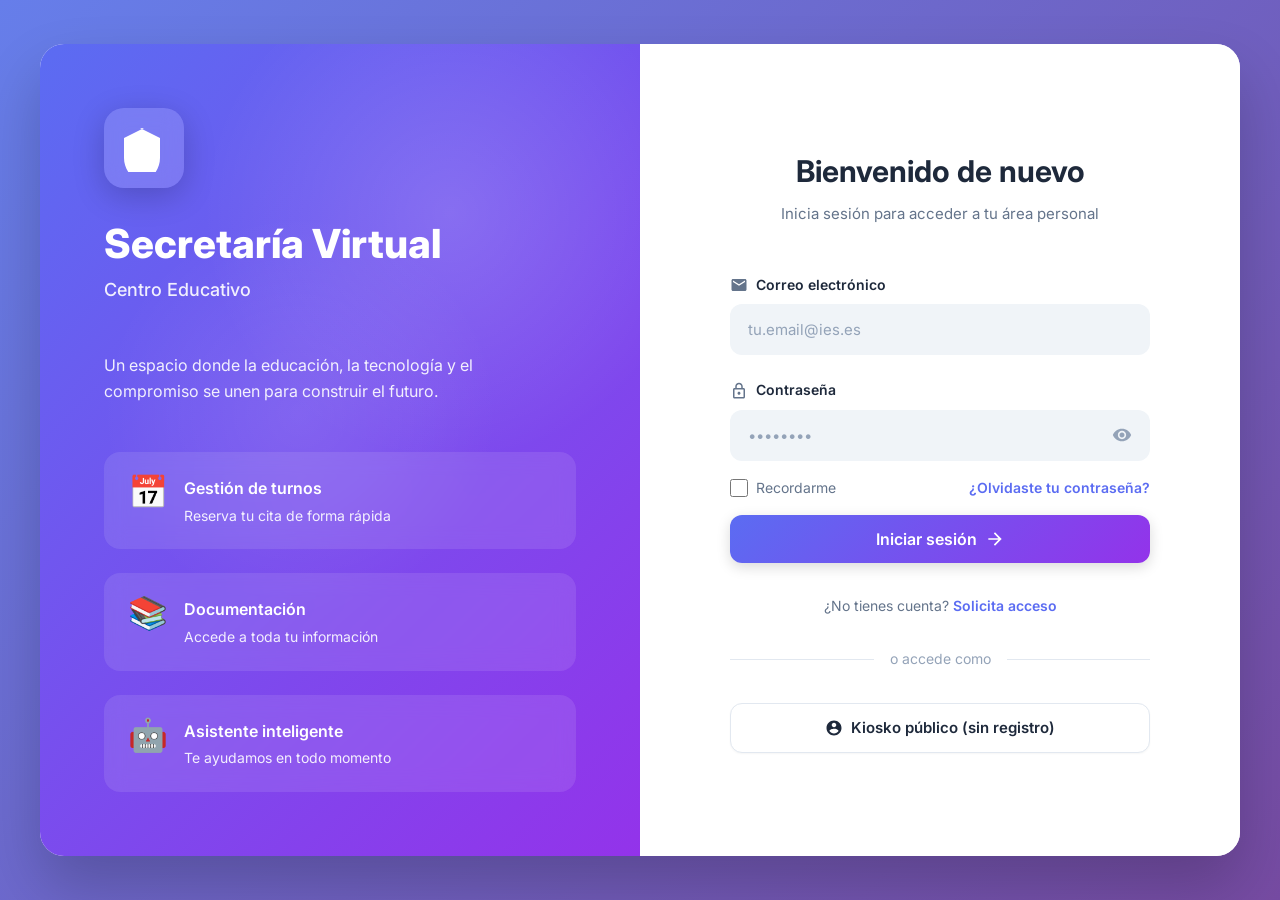
<file: frontend/login.html>
<!DOCTYPE html>
<html lang="es">
<head>
  <meta charset="UTF-8">
  <meta name="viewport" content="width=device-width, initial-scale=1.0">
  <title>Iniciar sesión - Secretaría Virtual</title>

  <!-- CSS -->
  <link rel="stylesheet" href="css/reset.css">
  <link rel="stylesheet" href="css/variables.css">
  <link rel="stylesheet" href="css/base.css">
  <link rel="stylesheet" href="css/botones.css">
  <link rel="stylesheet" href="css/login.css">
</head>
<body class="login-page">

  <!-- Container principal -->
  <div class="login-container">

    <!-- Panel izquierdo - Branding -->
    <div class="login-branding">
      <div class="login-branding-content">
        <!-- Logo -->
        <div class="login-logo">
          <svg viewBox="0 0 24 24" fill="currentColor">
            <path d="M12 2L2 7v10c0 5.55 3.84 10.74 9 12 5.16-1.26 9-6.45 9-12V7l-10-5z"/>
          </svg>
        </div>

        <!-- Texto -->
        <h1 class="login-branding-title">Secretaría Virtual</h1>
        <p class="login-branding-subtitle">Centro Educativo</p>

        <!-- Descripción -->
        <div class="login-branding-description">
          <p>Un espacio donde la educación, la tecnología y el compromiso se unen para construir el futuro.</p>
        </div>

        <!-- Features -->
        <div class="login-features">
          <div class="login-feature">
            <div class="login-feature-icon">📅</div>
            <div class="login-feature-text">
              <div class="login-feature-title">Gestión de turnos</div>
              <div class="login-feature-desc">Reserva tu cita de forma rápida</div>
            </div>
          </div>

          <div class="login-feature">
            <div class="login-feature-icon">📚</div>
            <div class="login-feature-text">
              <div class="login-feature-title">Documentación</div>
              <div class="login-feature-desc">Accede a toda tu información</div>
            </div>
          </div>

          <div class="login-feature">
            <div class="login-feature-icon">🤖</div>
            <div class="login-feature-text">
              <div class="login-feature-title">Asistente inteligente</div>
              <div class="login-feature-desc">Te ayudamos en todo momento</div>
            </div>
          </div>
        </div>
      </div>

      <!-- Decoración de fondo -->
      <div class="login-branding-decoration"></div>
    </div>

    <!-- Panel derecho - Formulario -->
    <div class="login-form-panel">
      <div class="login-form-wrapper">

        <!-- Header del formulario -->
        <div class="login-form-header">
          <h2 class="login-form-title">Bienvenido de nuevo</h2>
          <p class="login-form-subtitle">Inicia sesión para acceder a tu área personal</p>
        </div>

        <!-- Formulario -->
        <form class="login-form" id="loginForm" novalidate>

          <!-- Campo Email -->
          <div class="form-group">
            <label for="email" class="form-label">
              <svg class="form-label-icon" viewBox="0 0 24 24" fill="currentColor">
                <path d="M20 4H4c-1.1 0-2 .9-2 2v12c0 1.1.9 2 2 2h16c1.1 0 2-.9 2-2V6c0-1.1-.9-2-2-2zm0 4l-8 5-8-5V6l8 5 8-5v2z"/>
              </svg>
              Correo electrónico
            </label>
            <input
              type="email"
              id="email"
              name="email"
              class="form-input"
              placeholder="tu.email@ies.es"
              autocomplete="email"
              required
            >
            <span class="form-error" id="emailError"></span>
          </div>

          <!-- Campo Password -->
          <div class="form-group">
            <label for="password" class="form-label">
              <svg class="form-label-icon" viewBox="0 0 24 24" fill="currentColor">
                <path d="M18 8h-1V6c0-2.76-2.24-5-5-5S7 3.24 7 6v2H6c-1.1 0-2 .9-2 2v10c0 1.1.9 2 2 2h12c1.1 0 2-.9 2-2V10c0-1.1-.9-2-2-2zM9 6c0-1.66 1.34-3 3-3s3 1.34 3 3v2H9V6zm9 14H6V10h12v10zm-6-3c1.1 0 2-.9 2-2s-.9-2-2-2-2 .9-2 2 .9 2 2 2z"/>
              </svg>
              Contraseña
            </label>
            <div class="form-input-wrapper">
              <input
                type="password"
                id="password"
                name="password"
                class="form-input"
                placeholder="••••••••"
                autocomplete="current-password"
                required
              >
              <button type="button" class="form-toggle-password" id="togglePassword" aria-label="Mostrar contraseña">
                <svg class="icon-show" viewBox="0 0 24 24" fill="currentColor">
                  <path d="M12 4.5C7 4.5 2.73 7.61 1 12c1.73 4.39 6 7.5 11 7.5s9.27-3.11 11-7.5c-1.73-4.39-6-7.5-11-7.5zM12 17c-2.76 0-5-2.24-5-5s2.24-5 5-5 5 2.24 5 5-2.24 5-5 5zm0-8c-1.66 0-3 1.34-3 3s1.34 3 3 3 3-1.34 3-3-1.34-3-3-3z"/>
                </svg>
                <svg class="icon-hide hidden" viewBox="0 0 24 24" fill="currentColor">
                  <path d="M12 7c2.76 0 5 2.24 5 5 0 .65-.13 1.26-.36 1.83l2.92 2.92c1.51-1.26 2.7-2.89 3.43-4.75-1.73-4.39-6-7.5-11-7.5-1.4 0-2.74.25-3.98.7l2.16 2.16C10.74 7.13 11.35 7 12 7zM2 4.27l2.28 2.28.46.46C3.08 8.3 1.78 10.02 1 12c1.73 4.39 6 7.5 11 7.5 1.55 0 3.03-.3 4.38-.84l.42.42L19.73 22 21 20.73 3.27 3 2 4.27zM7.53 9.8l1.55 1.55c-.05.21-.08.43-.08.65 0 1.66 1.34 3 3 3 .22 0 .44-.03.65-.08l1.55 1.55c-.67.33-1.41.53-2.2.53-2.76 0-5-2.24-5-5 0-.79.2-1.53.53-2.2zm4.31-.78l3.15 3.15.02-.16c0-1.66-1.34-3-3-3l-.17.01z"/>
                </svg>
              </button>
            </div>
            <span class="form-error" id="passwordError"></span>
          </div>

          <!-- Recordar sesión y recuperar contraseña -->
          <div class="form-options">
            <label class="form-checkbox">
              <input type="checkbox" id="remember" name="remember">
              <span class="form-checkbox-label">Recordarme</span>
            </label>
            <a href="#" class="form-link" id="forgotPassword">¿Olvidaste tu contraseña?</a>
          </div>

          <!-- Mensaje de error general -->
          <div class="form-alert form-alert-error hidden" id="loginError">
            <svg viewBox="0 0 24 24" fill="currentColor">
              <path d="M12 2C6.48 2 2 6.48 2 12s4.48 10 10 10 10-4.48 10-10S17.52 2 12 2zm1 15h-2v-2h2v2zm0-4h-2V7h2v6z"/>
            </svg>
            <span id="loginErrorMessage">Error al iniciar sesión</span>
          </div>

          <!-- Botón submit -->
          <button type="submit" class="btn btn-primary btn-block btn-lg" id="loginButton">
            <span class="btn-text">Iniciar sesión</span>
            <svg viewBox="0 0 24 24" fill="currentColor">
              <path d="M12 4l-1.41 1.41L16.17 11H4v2h12.17l-5.58 5.59L12 20l8-8z"/>
            </svg>
          </button>

        </form>

        <!-- Footer -->
        <div class="login-form-footer">
          <p class="text-secondary text-sm">
            ¿No tienes cuenta?
            <a href="#" class="form-link" id="registerLink">Solicita acceso</a>
          </p>
        </div>

        <!-- Divider -->
        <div class="login-divider">
          <span>o accede como</span>
        </div>

        <!-- Acceso público -->
        <a href="panel-kiosko.html" class="btn btn-secondary btn-block">
          <svg viewBox="0 0 24 24" fill="currentColor">
            <path d="M12 2C6.48 2 2 6.48 2 12s4.48 10 10 10 10-4.48 10-10S17.52 2 12 2zm0 3c1.66 0 3 1.34 3 3s-1.34 3-3 3-3-1.34-3-3 1.34-3 3-3zm0 14.2c-2.5 0-4.71-1.28-6-3.22.03-1.99 4-3.08 6-3.08 1.99 0 5.97 1.09 6 3.08-1.29 1.94-3.5 3.22-6 3.22z"/>
          </svg>
          Kiosko público (sin registro)
        </a>

      </div>
    </div>

  </div>

  <!-- Loading overlay -->
  <div class="loading-overlay hidden" id="loadingOverlay">
    <div class="spinner"></div>
    <p class="loading-text">Iniciando sesión...</p>
  </div>

  <!-- JS -->
  <script src="js/config.js"></script>
  <script src="js/auth.js"></script>
  <script src="js/api.js"></script>
  <script src="js/pages/login.js"></script>

</body>
</html>
</file>
<file: frontend/css/variables.css>
/* ============================================
   VARIABLES CSS GLOBALES - DISEÑO PREMIUM
   ============================================ */

@import url('https://fonts.googleapis.com/css2?family=Inter:wght@300;400;500;600;700;800&display=swap');

:root {
  /* ==================== COLORES BASE ==================== */
  --bg-main: #f0f4f8;
  --bg-card: #ffffff;
  --bg-sidebar: #2d3548;
  --bg-sidebar-hover: #3a4157;
  --bg-overlay: rgba(0, 0, 0, 0.5);

  /* ==================== TEXTOS ==================== */
  --text-primary: #1e293b;
  --text-secondary: #64748b;
  --text-muted: #94a3b8;
  --text-white: #ffffff;
  --text-sidebar: #cbd5e1;
  --text-sidebar-muted: #8899ac;

  /* ==================== ACENTOS POR ROL ==================== */

  /* Alumno - Azul/Morado (energético y moderno) */
  --accent-alumno-start: #5b6cf2;
  --accent-alumno-end: #9333ea;
  --accent-alumno-mid: #7854f7;
  --accent-alumno-light: rgba(91, 108, 242, 0.12);
  --accent-alumno-lighter: rgba(91, 108, 242, 0.06);

  /* Secretaria - Verde/Esmeralda (profesional y eficiente) */
  --accent-secretaria-start: #059669;
  --accent-secretaria-end: #0891b2;
  --accent-secretaria-mid: #06a586;
  --accent-secretaria-light: rgba(5, 150, 105, 0.12);
  --accent-secretaria-lighter: rgba(5, 150, 105, 0.06);

  /* Admin - Morado/Rosa (autoridad y control) */
  --accent-admin-start: #7c3aed;
  --accent-admin-end: #c026d3;
  --accent-admin-mid: #9b30d9;
  --accent-admin-light: rgba(124, 58, 237, 0.12);
  --accent-admin-lighter: rgba(124, 58, 237, 0.06);

  /* Kiosko - Naranja/Marrón (cálido y accesible) */
  --accent-kiosko-start: #ea580c;
  --accent-kiosko-end: #92400e;
  --accent-kiosko-mid: #c1490d;
  --accent-kiosko-light: rgba(234, 88, 12, 0.12);
  --accent-kiosko-lighter: rgba(234, 88, 12, 0.06);

  /* ==================== ESTADOS SEMÁNTICOS ==================== */
  --color-success: #10b981;
  --color-success-dark: #059669;
  --color-warning: #f59e0b;
  --color-warning-dark: #d97706;
  --color-error: #ef4444;
  --color-error-dark: #dc2626;
  --color-info: #3b82f6;
  --color-info-dark: #2563eb;

  /* Backgrounds de estado */
  --bg-success: rgba(16, 185, 129, 0.1);
  --bg-warning: rgba(245, 158, 11, 0.1);
  --bg-error: rgba(239, 68, 68, 0.1);
  --bg-info: rgba(59, 130, 246, 0.1);

  /* ==================== SOMBRAS PREMIUM ==================== */
  --shadow-xs: 0 1px 2px rgba(0, 0, 0, 0.04);
  --shadow-sm: 0 2px 4px rgba(0, 0, 0, 0.06);
  --shadow-md: 0 4px 8px rgba(0, 0, 0, 0.08);
  --shadow-lg: 0 10px 24px rgba(0, 0, 0, 0.12);
  --shadow-xl: 0 20px 40px rgba(0, 0, 0, 0.16);
  --shadow-2xl: 0 30px 60px rgba(0, 0, 0, 0.2);

  /* Sombras de color (para botones con gradiente) */
  --shadow-accent: 0 8px 24px rgba(91, 108, 242, 0.35);
  --shadow-success: 0 8px 24px rgba(16, 185, 129, 0.35);
  --shadow-error: 0 8px 24px rgba(239, 68, 68, 0.35);

  /* ==================== BORDES ==================== */
  --border-radius-sm: 8px;
  --border-radius-md: 12px;
  --border-radius-lg: 16px;
  --border-radius-xl: 20px;
  --border-radius-2xl: 24px;
  --border-radius-full: 9999px;

  --border-color: #e2e8f0;
  --border-color-dark: #cbd5e1;

  /* ==================== ESPACIADO ==================== */
  --spacing-xs: 4px;
  --spacing-sm: 8px;
  --spacing-md: 16px;
  --spacing-lg: 24px;
  --spacing-xl: 32px;
  --spacing-2xl: 48px;
  --spacing-3xl: 64px;

  /* ==================== DIMENSIONES ==================== */
  --sidebar-width: 280px;
  --sidebar-collapsed-width: 72px;
  --header-height: 72px;
  --max-content-width: 1600px;

  /* ==================== TRANSICIONES ==================== */
  --transition-fast: 150ms cubic-bezier(0.4, 0, 0.2, 1);
  --transition-normal: 250ms cubic-bezier(0.4, 0, 0.2, 1);
  --transition-slow: 400ms cubic-bezier(0, 0, 0.2, 1);

  /* ==================== Z-INDEX ==================== */
  --z-base: 1;
  --z-dropdown: 100;
  --z-sticky: 200;
  --z-header: 300;
  --z-sidebar: 400;
  --z-modal: 1000;
  --z-tooltip: 1100;
  --z-notification: 1200;
}

/* ============================================
   VARIABLES DINÁMICAS POR ROL
   Se aplican automáticamente según data-rol
   ============================================ */

body[data-rol="alumno"] {
  --accent-start: var(--accent-alumno-start);
  --accent-end: var(--accent-alumno-end);
  --accent-mid: var(--accent-alumno-mid);
  --accent-light: var(--accent-alumno-light);
  --accent-lighter: var(--accent-alumno-lighter);
}

body[data-rol="secretaria"] {
  --accent-start: var(--accent-secretaria-start);
  --accent-end: var(--accent-secretaria-end);
  --accent-mid: var(--accent-secretaria-mid);
  --accent-light: var(--accent-secretaria-light);
  --accent-lighter: var(--accent-secretaria-lighter);
}

body[data-rol="admin"] {
  --accent-start: var(--accent-admin-start);
  --accent-end: var(--accent-admin-end);
  --accent-mid: var(--accent-admin-mid);
  --accent-light: var(--accent-admin-light);
  --accent-lighter: var(--accent-admin-lighter);
}

body[data-rol="kiosko"],
body[data-rol="conserje"] {
  --accent-start: var(--accent-kiosko-start);
  --accent-end: var(--accent-kiosko-end);
  --accent-mid: var(--accent-kiosko-mid);
  --accent-light: var(--accent-kiosko-light);
  --accent-lighter: var(--accent-kiosko-lighter);
}
</file>
<file: frontend/css/base.css>
/* ============================================
   ESTILOS BASE Y UTILIDADES
   ============================================ */

/* ==================== UTILIDADES DE TEXTO ==================== */

.text-primary { color: var(--text-primary); }
.text-secondary { color: var(--text-secondary); }
.text-muted { color: var(--text-muted); }
.text-white { color: var(--text-white); }

.text-success { color: var(--color-success); }
.text-warning { color: var(--color-warning); }
.text-error { color: var(--color-error); }
.text-info { color: var(--color-info); }
.text-accent { color: var(--accent-start); }

/* Tamaños de texto */
.text-xs { font-size: 0.75rem; line-height: 1.4; }
.text-sm { font-size: 0.875rem; line-height: 1.5; }
.text-base { font-size: 1rem; line-height: 1.6; }
.text-lg { font-size: 1.125rem; line-height: 1.5; }
.text-xl { font-size: 1.25rem; line-height: 1.4; }
.text-2xl { font-size: 1.5rem; line-height: 1.3; }
.text-3xl { font-size: 1.875rem; line-height: 1.2; }
.text-4xl { font-size: 2.25rem; line-height: 1.1; }

/* Pesos de fuente */
.font-light { font-weight: 300; }
.font-normal { font-weight: 400; }
.font-medium { font-weight: 500; }
.font-semibold { font-weight: 600; }
.font-bold { font-weight: 700; }
.font-extrabold { font-weight: 800; }

/* Alineación de texto */
.text-left { text-align: left; }
.text-center { text-align: center; }
.text-right { text-align: right; }

/* ==================== UTILIDADES DE ESPACIADO ==================== */

/* Margin */
.m-0 { margin: 0; }
.mt-xs { margin-top: var(--spacing-xs); }
.mt-sm { margin-top: var(--spacing-sm); }
.mt-md { margin-top: var(--spacing-md); }
.mt-lg { margin-top: var(--spacing-lg); }
.mt-xl { margin-top: var(--spacing-xl); }

.mb-xs { margin-bottom: var(--spacing-xs); }
.mb-sm { margin-bottom: var(--spacing-sm); }
.mb-md { margin-bottom: var(--spacing-md); }
.mb-lg { margin-bottom: var(--spacing-lg); }
.mb-xl { margin-bottom: var(--spacing-xl); }
.mb-2xl { margin-bottom: var(--spacing-2xl); }

/* Padding */
.p-0 { padding: 0; }
.p-sm { padding: var(--spacing-sm); }
.p-md { padding: var(--spacing-md); }
.p-lg { padding: var(--spacing-lg); }
.p-xl { padding: var(--spacing-xl); }

/* ==================== BADGES / ETIQUETAS ==================== */

.badge {
  display: inline-flex;
  align-items: center;
  gap: 4px;
  padding: 4px 12px;
  border-radius: var(--border-radius-full);
  font-size: 0.75rem;
  font-weight: 600;
  text-transform: uppercase;
  letter-spacing: 0.5px;
  white-space: nowrap;
}

.badge-success {
  background: var(--bg-success);
  color: var(--color-success-dark);
}

.badge-warning {
  background: var(--bg-warning);
  color: var(--color-warning-dark);
}

.badge-error {
  background: var(--bg-error);
  color: var(--color-error-dark);
}

.badge-info {
  background: var(--bg-info);
  color: var(--color-info-dark);
}

.badge-accent {
  background: var(--accent-light);
  color: var(--accent-start);
}

.badge-neutral {
  background: var(--bg-main);
  color: var(--text-secondary);
  border: 1px solid var(--border-color);
}

/* ==================== DIVIDER ==================== */

.divider {
  height: 1px;
  background: var(--border-color);
  margin: var(--spacing-lg) 0;
}

.divider-vertical {
  width: 1px;
  height: 100%;
  background: var(--border-color);
  margin: 0 var(--spacing-md);
}

/* ==================== LOADING / SPINNER ==================== */

.spinner {
  width: 40px;
  height: 40px;
  border: 3px solid var(--border-color);
  border-top-color: var(--accent-start);
  border-radius: 50%;
  animation: spin 0.8s linear infinite;
}

.spinner-sm {
  width: 20px;
  height: 20px;
  border-width: 2px;
}

.spinner-lg {
  width: 60px;
  height: 60px;
  border-width: 4px;
}

@keyframes spin {
  to { transform: rotate(360deg); }
}

/* Loading overlay */
.loading-overlay {
  position: fixed;
  inset: 0;
  background: var(--bg-overlay);
  display: flex;
  flex-direction: column;
  align-items: center;
  justify-content: center;
  gap: var(--spacing-lg);
  z-index: var(--z-modal);
}

.loading-text {
  color: white;
  font-size: 1rem;
  font-weight: 600;
}

/* ==================== UTILIDADES DE DISPLAY ==================== */

.hidden { display: none !important; }
.block { display: block; }
.inline-block { display: inline-block; }
.flex { display: flex; }
.inline-flex { display: inline-flex; }
.grid { display: grid; }

/* Flex utilities */
.flex-center {
  display: flex;
  align-items: center;
  justify-content: center;
}

.flex-between {
  display: flex;
  align-items: center;
  justify-content: space-between;
}

.flex-start {
  display: flex;
  align-items: center;
  justify-content: flex-start;
}

.flex-end {
  display: flex;
  align-items: center;
  justify-content: flex-end;
}

.flex-col {
  display: flex;
  flex-direction: column;
}

.gap-xs { gap: var(--spacing-xs); }
.gap-sm { gap: var(--spacing-sm); }
.gap-md { gap: var(--spacing-md); }
.gap-lg { gap: var(--spacing-lg); }
.gap-xl { gap: var(--spacing-xl); }

/* ==================== ANIMACIONES SMOOTH ==================== */

.fade-in {
  animation: fadeIn 0.3s ease-in;
}

.slide-up {
  animation: slideUp 0.4s cubic-bezier(0.4, 0, 0.2, 1);
}

@keyframes fadeIn {
  from {
    opacity: 0;
  }
  to {
    opacity: 1;
  }
}

@keyframes slideUp {
  from {
    opacity: 0;
    transform: translateY(20px);
  }
  to {
    opacity: 1;
    transform: translateY(0);
  }
}
</file>
<file: frontend/css/botones.css>
/* ============================================
   SISTEMA DE BOTONES PREMIUM
   ============================================ */

/* ==================== BOTÓN BASE ==================== */

.btn {
  display: inline-flex;
  align-items: center;
  justify-content: center;
  gap: var(--spacing-sm);
  padding: 12px 24px;
  border-radius: var(--border-radius-md);
  font-size: 0.9375rem;
  font-weight: 600;
  cursor: pointer;
  transition: all var(--transition-fast);
  white-space: nowrap;
  border: none;
  outline: none;
  text-decoration: none;
  position: relative;
  overflow: hidden;
}

.btn:disabled {
  opacity: 0.5;
  cursor: not-allowed;
  pointer-events: none;
}

.btn svg {
  width: 18px;
  height: 18px;
  flex-shrink: 0;
}

/* ==================== BOTÓN PRIMARIO (GRADIENTE) ==================== */

.btn-primary {
  background: linear-gradient(135deg, var(--accent-start, #5b6cf2), var(--accent-end, #9333ea));
  color: white;
  box-shadow: 0 4px 14px rgba(0, 0, 0, 0.15);
  position: relative;
}

.btn-primary::before {
  content: '';
  position: absolute;
  inset: 0;
  background: linear-gradient(135deg, var(--accent-end, #9333ea), var(--accent-start, #5b6cf2));
  opacity: 0;
  transition: opacity var(--transition-fast);
}

.btn-primary:hover:not(:disabled) {
  box-shadow: var(--shadow-accent);
  transform: translateY(-2px);
}

.btn-primary:hover:not(:disabled)::before {
  opacity: 1;
}

.btn-primary:active:not(:disabled) {
  transform: translateY(0);
}

.btn-primary > * {
  position: relative;
  z-index: 1;
}

/* ==================== BOTÓN SECUNDARIO ==================== */

.btn-secondary {
  background: var(--bg-card);
  color: var(--text-primary);
  border: 1px solid var(--border-color);
  box-shadow: var(--shadow-xs);
}

.btn-secondary:hover:not(:disabled) {
  background: var(--bg-main);
  border-color: var(--border-color-dark);
  box-shadow: var(--shadow-md);
  transform: translateY(-1px);
}

/* ==================== BOTÓN OUTLINE ==================== */

.btn-outline {
  background: transparent;
  color: var(--accent-start);
  border: 2px solid var(--accent-start);
}

.btn-outline:hover:not(:disabled) {
  background: var(--accent-light);
  border-color: var(--accent-end);
}

/* ==================== VARIANTES DE COLOR ==================== */

.btn-success {
  background: var(--color-success);
  color: white;
  box-shadow: 0 4px 14px rgba(16, 185, 129, 0.3);
}

.btn-success:hover:not(:disabled) {
  background: var(--color-success-dark);
  box-shadow: var(--shadow-success);
  transform: translateY(-2px);
}

.btn-danger {
  background: var(--color-error);
  color: white;
  box-shadow: 0 4px 14px rgba(239, 68, 68, 0.3);
}

.btn-danger:hover:not(:disabled) {
  background: var(--color-error-dark);
  box-shadow: var(--shadow-error);
  transform: translateY(-2px);
}

/* ==================== TAMAÑOS ==================== */

.btn-sm {
  padding: 8px 16px;
  font-size: 0.8125rem;
}

.btn-sm svg {
  width: 16px;
  height: 16px;
}

.btn-lg {
  padding: 14px 32px;
  font-size: 1rem;
}

.btn-lg svg {
  width: 20px;
  height: 20px;
}

/* ==================== BOTÓN DE BLOQUE (100% ANCHO) ==================== */

.btn-block {
  width: 100%;
  display: flex;
}

/* ==================== BOTÓN CON LOADING ==================== */

.btn.loading {
  pointer-events: none;
  position: relative;
  color: transparent;
}

.btn.loading::after {
  content: '';
  position: absolute;
  width: 16px;
  height: 16px;
  top: 50%;
  left: 50%;
  margin-left: -8px;
  margin-top: -8px;
  border: 2px solid rgba(255, 255, 255, 0.3);
  border-top-color: white;
  border-radius: 50%;
  animation: spin 0.6s linear infinite;
}

.btn-secondary.loading::after,
.btn-outline.loading::after {
  border-color: rgba(0, 0, 0, 0.2);
  border-top-color: var(--accent-start);
}
</file>
<file: frontend/css/login.css>
/* ============================================
   PÁGINA DE LOGIN - ESTILOS PREMIUM
   ============================================ */

/* ==================== LAYOUT BASE ==================== */

.login-page {
  min-height: 100vh;
  display: flex;
  align-items: center;
  justify-content: center;
  background: linear-gradient(135deg, #667eea 0%, #764ba2 100%);
  padding: var(--spacing-lg);
}

.login-container {
  width: 100%;
  max-width: 1200px;
  display: grid;
  grid-template-columns: 1fr 1fr;
  background: var(--bg-card);
  border-radius: var(--border-radius-2xl);
  overflow: hidden;
  box-shadow: var(--shadow-2xl);
  min-height: 700px;
}

/* ==================== PANEL BRANDING (IZQUIERDA) ==================== */

.login-branding {
  background: linear-gradient(135deg, #5b6cf2 0%, #9333ea 100%);
  color: white;
  padding: var(--spacing-3xl);
  position: relative;
  overflow: hidden;
  display: flex;
  flex-direction: column;
  justify-content: center;
}

.login-branding-content {
  position: relative;
  z-index: var(--z-base);
}

/* Logo */
.login-logo {
  width: 80px;
  height: 80px;
  background: rgba(255, 255, 255, 0.15);
  border-radius: var(--border-radius-xl);
  display: flex;
  align-items: center;
  justify-content: center;
  margin-bottom: var(--spacing-xl);
  backdrop-filter: blur(10px);
  box-shadow: 0 8px 32px rgba(0, 0, 0, 0.2);
}

.login-logo svg {
  width: 48px;
  height: 48px;
  fill: white;
}

/* Texto principal */
.login-branding-title {
  font-size: 2.5rem;
  font-weight: 800;
  margin-bottom: var(--spacing-sm);
  line-height: 1.2;
}

.login-branding-subtitle {
  font-size: 1.125rem;
  opacity: 0.9;
  margin-bottom: var(--spacing-2xl);
  font-weight: 500;
}

.login-branding-description {
  font-size: 1rem;
  line-height: 1.6;
  opacity: 0.9;
  margin-bottom: var(--spacing-2xl);
  max-width: 400px;
}

/* Features */
.login-features {
  display: flex;
  flex-direction: column;
  gap: var(--spacing-lg);
  margin-top: var(--spacing-xl);
}

.login-feature {
  display: flex;
  align-items: flex-start;
  gap: var(--spacing-md);
  background: rgba(255, 255, 255, 0.1);
  padding: var(--spacing-lg);
  border-radius: var(--border-radius-lg);
  backdrop-filter: blur(10px);
  transition: all var(--transition-normal);
}

.login-feature:hover {
  background: rgba(255, 255, 255, 0.15);
  transform: translateX(4px);
}

.login-feature-icon {
  font-size: 2rem;
  flex-shrink: 0;
  line-height: 1;
}

.login-feature-text {
  flex: 1;
}

.login-feature-title {
  font-size: 1rem;
  font-weight: 600;
  margin-bottom: 4px;
}

.login-feature-desc {
  font-size: 0.875rem;
  opacity: 0.9;
  line-height: 1.4;
}

/* Decoración de fondo */
.login-branding-decoration {
  position: absolute;
  top: -10%;
  right: -10%;
  width: 500px;
  height: 500px;
  background: radial-gradient(circle, rgba(255, 255, 255, 0.15) 0%, transparent 70%);
  border-radius: 50%;
  pointer-events: none;
}

.login-branding-decoration::before {
  content: '';
  position: absolute;
  bottom: -30%;
  left: -20%;
  width: 400px;
  height: 400px;
  background: radial-gradient(circle, rgba(255, 255, 255, 0.1) 0%, transparent 70%);
  border-radius: 50%;
}

/* ==================== PANEL FORMULARIO (DERECHA) ==================== */

.login-form-panel {
  padding: var(--spacing-3xl);
  display: flex;
  align-items: center;
  justify-content: center;
  background: var(--bg-card);
}

.login-form-wrapper {
  width: 100%;
  max-width: 420px;
}

/* Header del formulario */
.login-form-header {
  text-align: center;
  margin-bottom: var(--spacing-2xl);
}

.login-form-title {
  font-size: 1.875rem;
  font-weight: 700;
  color: var(--text-primary);
  margin-bottom: var(--spacing-sm);
}

.login-form-subtitle {
  font-size: 0.9375rem;
  color: var(--text-secondary);
  line-height: 1.5;
}

/* ==================== FORMULARIO ==================== */

.login-form {
  display: flex;
  flex-direction: column;
  gap: var(--spacing-lg);
}

/* Form group */
.form-group {
  display: flex;
  flex-direction: column;
  gap: var(--spacing-sm);
}

/* Label */
.form-label {
  font-size: 0.875rem;
  font-weight: 600;
  color: var(--text-primary);
  display: flex;
  align-items: center;
  gap: var(--spacing-sm);
}

.form-label-icon {
  width: 18px;
  height: 18px;
  fill: var(--text-secondary);
}

/* Input */
.form-input {
  width: 100%;
  padding: 14px 16px;
  font-size: 0.9375rem;
  color: var(--text-primary);
  background: var(--bg-main);
  border: 2px solid transparent;
  border-radius: var(--border-radius-md);
  transition: all var(--transition-fast);
}

.form-input:focus {
  background: white;
  border-color: #5b6cf2;
  box-shadow: 0 0 0 4px rgba(91, 108, 242, 0.1);
  outline: none;
}

.form-input.error {
  border-color: var(--color-error);
  background: var(--bg-error);
}

.form-input::placeholder {
  color: var(--text-muted);
}

.form-input:disabled {
  opacity: 0.6;
  cursor: not-allowed;
}

/* Input wrapper (para password con toggle) */
.form-input-wrapper {
  position: relative;
}

.form-input-wrapper .form-input {
  padding-right: 48px;
}

.form-toggle-password {
  position: absolute;
  right: 12px;
  top: 50%;
  transform: translateY(-50%);
  width: 32px;
  height: 32px;
  display: flex;
  align-items: center;
  justify-content: center;
  border-radius: var(--border-radius-sm);
  color: var(--text-muted);
  transition: all var(--transition-fast);
  cursor: pointer;
  background: none;
  border: none;
  padding: 0;
}

.form-toggle-password:hover {
  background: rgba(0, 0, 0, 0.05);
  color: var(--text-primary);
}

.form-toggle-password svg {
  width: 20px;
  height: 20px;
}

/* Error message */
.form-error {
  font-size: 0.8125rem;
  color: var(--color-error);
  display: none;
  margin-top: -4px;
}

/* ==================== OPCIONES ==================== */

.form-options {
  display: flex;
  align-items: center;
  justify-content: space-between;
  margin: calc(var(--spacing-sm) * -1) 0;
}

/* Checkbox */
.form-checkbox {
  display: flex;
  align-items: center;
  gap: var(--spacing-sm);
  cursor: pointer;
  user-select: none;
}

.form-checkbox input[type="checkbox"] {
  width: 18px;
  height: 18px;
  border-radius: 4px;
  border: 2px solid var(--border-color);
  cursor: pointer;
  transition: all var(--transition-fast);
}

.form-checkbox input[type="checkbox"]:checked {
  background: #5b6cf2;
  border-color: #5b6cf2;
}

.form-checkbox-label {
  font-size: 0.875rem;
  color: var(--text-secondary);
}

/* Link */
.form-link {
  font-size: 0.875rem;
  color: #5b6cf2;
  font-weight: 600;
  text-decoration: none;
  transition: opacity var(--transition-fast);
}

.form-link:hover {
  opacity: 0.7;
  text-decoration: underline;
}

/* ==================== ALERTAS ==================== */

.form-alert {
  display: flex;
  align-items: center;
  gap: var(--spacing-sm);
  padding: 12px 16px;
  border-radius: var(--border-radius-md);
  font-size: 0.875rem;
  font-weight: 500;
  animation: slideUp 0.3s ease;
}

.form-alert svg {
  width: 20px;
  height: 20px;
  flex-shrink: 0;
}

.form-alert-error {
  background: var(--bg-error);
  color: var(--color-error);
  border: 1px solid rgba(239, 68, 68, 0.2);
}

.form-alert-error svg {
  fill: var(--color-error);
}

/* ==================== FOOTER ==================== */

.login-form-footer {
  margin-top: var(--spacing-xl);
  text-align: center;
}

/* ==================== DIVIDER ==================== */

.login-divider {
  display: flex;
  align-items: center;
  margin: var(--spacing-xl) 0;
  text-align: center;
  font-size: 0.875rem;
  color: var(--text-muted);
}

.login-divider::before,
.login-divider::after {
  content: '';
  flex: 1;
  height: 1px;
  background: var(--border-color);
}

.login-divider span {
  padding: 0 var(--spacing-md);
}

/* ==================== RESPONSIVE ==================== */

@media (max-width: 968px) {
  .login-container {
    grid-template-columns: 1fr;
    max-width: 500px;
  }

  .login-branding {
    display: none;
  }

  .login-form-panel {
    padding: var(--spacing-2xl);
  }
}

@media (max-width: 480px) {
  .login-page {
    padding: var(--spacing-md);
  }

  .login-form-panel {
    padding: var(--spacing-xl);
  }

  .login-form-wrapper {
    max-width: 100%;
  }

  .login-form-title {
    font-size: 1.5rem;
  }

  .form-options {
    flex-direction: column;
    align-items: flex-start;
    gap: var(--spacing-sm);
  }
}
</file>
<file: frontend/css/cards.css>
/* ============================================
   SISTEMA DE CARDS PREMIUM
   ============================================ */

/* ==================== CARD BASE ==================== */

.card {
  background: var(--bg-card);
  border-radius: var(--border-radius-lg);
  padding: var(--spacing-lg);
  box-shadow: var(--shadow-md);
  transition: all var(--transition-normal);
  border: 1px solid transparent;
}

.card:hover {
  box-shadow: var(--shadow-lg);
  transform: translateY(-2px);
  border-color: var(--border-color);
}

.card.no-hover:hover {
  transform: none;
  box-shadow: var(--shadow-md);
}

/* ==================== CARD HEADER ==================== */

.card-header {
  display: flex;
  align-items: center;
  justify-content: space-between;
  margin-bottom: var(--spacing-md);
  padding-bottom: var(--spacing-md);
  border-bottom: 1px solid var(--border-color);
}

.card-title {
  font-size: 1.125rem;
  font-weight: 600;
  color: var(--text-primary);
  display: flex;
  align-items: center;
  gap: var(--spacing-sm);
}

.card-title-icon {
  width: 28px;
  height: 28px;
  display: flex;
  align-items: center;
  justify-content: center;
  border-radius: var(--border-radius-sm);
  background: var(--accent-lighter);
  color: var(--accent-start);
  flex-shrink: 0;
}

.card-title-icon svg {
  width: 16px;
  height: 16px;
}

.card-action {
  color: var(--accent-start);
  font-size: 0.875rem;
  font-weight: 600;
  cursor: pointer;
  transition: opacity var(--transition-fast);
  display: flex;
  align-items: center;
  gap: 4px;
}

.card-action:hover {
  opacity: 0.7;
}

/* ==================== CARD BODY ==================== */

.card-body {
  color: var(--text-secondary);
  font-size: 0.9375rem;
  line-height: 1.6;
}

/* ==================== CARD DE ESTADÍSTICA ==================== */

.card-stat {
  display: flex;
  flex-direction: column;
  gap: var(--spacing-md);
}

.card-stat-header {
  display: flex;
  align-items: flex-start;
  justify-content: space-between;
}

.card-stat-icon-wrapper {
  width: 48px;
  height: 48px;
  border-radius: var(--border-radius-md);
  display: flex;
  align-items: center;
  justify-content: center;
  flex-shrink: 0;
  box-shadow: var(--shadow-sm);
}

.card-stat-icon-wrapper svg {
  width: 24px;
  height: 24px;
}

.card-stat-icon-wrapper.blue {
  background: rgba(59, 130, 246, 0.12);
  color: #3b82f6;
}

.card-stat-icon-wrapper.orange {
  background: rgba(245, 158, 11, 0.12);
  color: #f59e0b;
}

.card-stat-icon-wrapper.red {
  background: rgba(239, 68, 68, 0.12);
  color: #ef4444;
}

.card-stat-icon-wrapper.purple {
  background: rgba(147, 51, 234, 0.12);
  color: #9333ea;
}

.card-stat-icon-wrapper.green {
  background: rgba(16, 185, 129, 0.12);
  color: #10b981;
}

.card-stat-content {
  flex: 1;
}

.card-stat-label {
  font-size: 0.875rem;
  color: var(--text-secondary);
  font-weight: 500;
  margin-bottom: var(--spacing-xs);
}

.card-stat-value {
  font-size: 2rem;
  font-weight: 700;
  color: var(--text-primary);
  line-height: 1;
  margin-bottom: var(--spacing-sm);
}

.card-stat-change {
  font-size: 0.875rem;
  font-weight: 600;
  display: inline-flex;
  align-items: center;
  gap: 4px;
  padding: 4px 8px;
  border-radius: 6px;
}

.card-stat-change.positive {
  color: var(--color-success);
  background: var(--bg-success);
}

.card-stat-change.negative {
  color: var(--color-error);
  background: var(--bg-error);
}

/* ==================== CARD DE ACCESO RÁPIDO ==================== */

.card-quick-access {
  display: flex;
  flex-direction: column;
  align-items: center;
  justify-content: center;
  gap: var(--spacing-sm);
  text-align: center;
  padding: var(--spacing-xl);
  min-height: 160px;
  cursor: pointer;
  position: relative;
  overflow: hidden;
}

.card-quick-access::before {
  content: '';
  position: absolute;
  inset: 0;
  background: linear-gradient(135deg, var(--accent-lighter), transparent);
  opacity: 0;
  transition: opacity var(--transition-normal);
}

.card-quick-access:hover::before {
  opacity: 1;
}

.card-quick-access-icon {
  width: 64px;
  height: 64px;
  border-radius: var(--border-radius-lg);
  display: flex;
  align-items: center;
  justify-content: center;
  font-size: 2rem;
  margin-bottom: var(--spacing-xs);
  position: relative;
  z-index: 1;
  transition: transform var(--transition-normal);
  box-shadow: var(--shadow-md);
}

.card-quick-access:hover .card-quick-access-icon {
  transform: scale(1.1) translateY(-4px);
}

.card-quick-access-content {
  position: relative;
  z-index: 1;
}

.card-quick-access-title {
  font-size: 1rem;
  font-weight: 600;
  color: var(--text-primary);
  margin-bottom: var(--spacing-xs);
}

.card-quick-access-subtitle {
  font-size: 0.8125rem;
  color: var(--text-secondary);
  line-height: 1.4;
}

/* ==================== CARD ASISTENTE ==================== */

.card-assistant {
  background: linear-gradient(135deg, #4f46e5 0%, #7c3aed 100%);
  color: white;
  position: relative;
  overflow: hidden;
}

.card-assistant::before {
  content: '';
  position: absolute;
  top: -50%;
  right: -20%;
  width: 300px;
  height: 300px;
  background: radial-gradient(circle, rgba(255,255,255,0.15) 0%, transparent 70%);
  pointer-events: none;
}

.card-assistant-content {
  position: relative;
  z-index: var(--z-base);
}

.card-assistant-header {
  display: flex;
  align-items: center;
  justify-content: space-between;
  margin-bottom: var(--spacing-md);
}

.card-assistant-title {
  font-size: 1.125rem;
  font-weight: 600;
  display: flex;
  align-items: center;
  gap: var(--spacing-sm);
}

.card-assistant-badge {
  background: rgba(255, 255, 255, 0.2);
  padding: 4px 10px;
  border-radius: var(--border-radius-full);
  font-size: 0.7rem;
  font-weight: 600;
  text-transform: uppercase;
  letter-spacing: 0.5px;
  backdrop-filter: blur(10px);
}

.card-assistant-body {
  font-size: 0.875rem;
  margin-bottom: var(--spacing-lg);
  opacity: 0.95;
  line-height: 1.5;
}

.card-assistant-list {
  display: flex;
  flex-direction: column;
  gap: var(--spacing-sm);
}

.card-assistant-item {
  display: flex;
  align-items: center;
  gap: var(--spacing-md);
  background: rgba(255, 255, 255, 0.12);
  padding: 12px 14px;
  border-radius: var(--border-radius-md);
  font-size: 0.875rem;
  cursor: pointer;
  transition: all var(--transition-fast);
  backdrop-filter: blur(10px);
}

.card-assistant-item:hover {
  background: rgba(255, 255, 255, 0.2);
  transform: translateX(4px);
}

.card-assistant-item-icon {
  width: 32px;
  height: 32px;
  border-radius: var(--border-radius-sm);
  display: flex;
  align-items: center;
  justify-content: center;
  flex-shrink: 0;
  font-size: 1.125rem;
  background: rgba(255, 255, 255, 0.15);
}

.card-assistant-item-text {
  flex: 1;
  line-height: 1.4;
}

.card-assistant-item-arrow {
  width: 18px;
  height: 18px;
  opacity: 0.7;
  transition: transform var(--transition-fast);
}

.card-assistant-item:hover .card-assistant-item-arrow {
  transform: translateX(3px);
  opacity: 1;
}
</file>
<file: frontend/css/panel-kiosko.css>
/* =========================================================
   KIOSKO PRESENCIAL · Secretaría Inteligente
   Estética: portal cálido (marrón/naranja) tipo kiosko real
   ========================================================= */

:root{
  --k-bg:#f7f1e8;
  --k-surface:#fffaf3;
  --k-surface-2:#fff2e2;
  --k-border:#ecd8c2;

  --k-text:#3a2416;
  --k-text-soft:#6d5342;
  --k-muted:#9a7b66;

  --k-side-1:#7a3f05;
  --k-side-2:#a45106;
  --k-accent:#f59e0b;
  --k-accent-2:#ea580c;

  --k-shadow-sm:0 10px 26px rgba(122,63,5,.10);
  --k-shadow-md:0 16px 40px rgba(122,63,5,.16);

  --k-radius-xl:26px;
  --k-radius-lg:20px;
  --k-radius-md:14px;
}

*{box-sizing:border-box}

body.k-body{
  margin:0;
  min-height:100vh;
  font-family:Inter,system-ui,-apple-system,Segoe UI,Roboto,Arial,sans-serif;
  color:var(--k-text);
  background:
    radial-gradient(1000px 700px at 70% 15%, rgba(245,158,11,.18), rgba(245,158,11,0) 60%),
    radial-gradient(900px 650px at 10% 20%, rgba(234,88,12,.10), rgba(234,88,12,0) 60%),
    var(--k-bg);
}

.k-shell{
  display:grid;
  grid-template-columns:290px 1fr;
  gap:18px;
  padding:18px;
  max-width:1600px;
  margin:0 auto;
}

/* SIDEBAR */
.k-side{
  background:linear-gradient(180deg,var(--k-side-2),var(--k-side-1));
  border-radius:28px;
  padding:18px;
  box-shadow:var(--k-shadow-md);
  color:#fff;
  position:sticky;
  top:18px;
  height:calc(100vh - 36px);
  overflow:hidden;
  display:flex;
  flex-direction:column;
}

.k-side-brand{
  display:flex; gap:12px; align-items:center;
  padding:8px 6px 14px;
}

.k-side-logo{
  width:54px; height:54px;
  border-radius:16px;
  background:rgba(255,255,255,.16);
  display:grid; place-items:center;
  font-weight:1000;
  letter-spacing:.5px;
  box-shadow:inset 0 0 0 1px rgba(255,255,255,.20);
}

.k-side-title{font-weight:1000;font-size:1.05rem;line-height:1.1}
.k-side-sub{opacity:.85;font-weight:800;font-size:.9rem;margin-top:2px}

.k-side-nav{display:flex;flex-direction:column;gap:10px;padding-top:10px}

.k-side-item{
  width:100%;
  border:none;
  cursor:pointer;
  text-align:left;
  padding:14px;
  border-radius:16px;
  background:transparent;
  color:rgba(255,255,255,.92);
  font-weight:950;
  display:flex;
  gap:10px;
  align-items:center;
  transition:.18s ease;
}

.k-side-item:hover{background:rgba(255,255,255,.12);transform:translateY(-1px)}
.k-side-item.active{
  background:linear-gradient(135deg, rgba(245,158,11,.95), rgba(234,88,12,.95));
  color:#fff;
  box-shadow:0 14px 28px rgba(0,0,0,.18);
}

.k-side-foot{margin-top:auto;padding-top:14px}
.k-side-box{
  border-radius:18px;
  background:rgba(255,255,255,.12);
  padding:14px;
  box-shadow:inset 0 0 0 1px rgba(255,255,255,.18);
}
.k-side-box-title{font-weight:1000;margin-bottom:8px}
.k-side-box-line{font-weight:850;opacity:.95}
.k-side-box-mini{opacity:.85;font-weight:800;margin-top:6px}

/* MAIN */
.k-page{display:flex;flex-direction:column;gap:16px}

.k-topbar{
  display:flex;justify-content:space-between;align-items:center;gap:12px;
  padding:14px 16px;
  border-radius:22px;
  background:rgba(255,255,255,.72);
  border:1px solid var(--k-border);
  box-shadow:var(--k-shadow-sm);
  backdrop-filter:blur(10px);
}
.k-badges{display:flex;gap:10px;align-items:center;flex-wrap:wrap}
.k-pill{
  padding:10px 14px;
  border-radius:999px;
  background:rgba(255,255,255,.88);
  border:1px solid var(--k-border);
  box-shadow:var(--k-shadow-sm);
  font-weight:1000;
  color:var(--k-text);
}

.k-clock{text-align:right;font-weight:950;color:var(--k-text)}
.k-clock-time{font-size:1.2rem;letter-spacing:-.2px}
.k-clock-date{font-size:.86rem;color:var(--k-text-soft);margin-top:2px}

/* HERO */
.k-hero{
  border-radius:28px;
  background:
    linear-gradient(90deg, rgba(255,250,243,.92), rgba(255,250,243,.68)),
    url("https://images.unsplash.com/photo-1523050854058-8df90110c9f1?auto=format&fit=crop&w=1600&q=60");
  background-size:cover;
  background-position:center;
  border:1px solid var(--k-border);
  box-shadow:var(--k-shadow-md);
  overflow:hidden;
  min-height:220px;
  display:grid;
  grid-template-columns:1.25fr .75fr;
}

.k-hero-left{padding:26px 26px 22px}
.k-hero-kicker{
  display:inline-flex;gap:10px;align-items:center;
  padding:8px 12px;border-radius:999px;
  background:rgba(245,158,11,.16);
  color:#8a3d06;font-weight:1000;
  border:1px solid rgba(245,158,11,.25);
}

.k-hero-title{
  font-size:clamp(1.8rem,2.7vw,3.1rem);
  letter-spacing:-1px;
  margin:12px 0 6px;
  font-weight:1100;
}
.k-hero-title strong{color:var(--k-side-1)}
.k-hero-sub{margin:0;color:var(--k-text-soft);font-weight:850;max-width:740px;line-height:1.5}

.k-hero-actions{margin-top:16px;display:flex;gap:12px;flex-wrap:wrap}

.k-btn{
  border:none;
  cursor:pointer;
  border-radius:18px;
  padding:14px 16px;
  font-weight:1000;
  display:inline-flex;
  gap:10px;
  align-items:center;
  transition:.18s ease;
  box-shadow:var(--k-shadow-sm);
}
.k-btn:hover{transform:translateY(-2px);box-shadow:var(--k-shadow-md)}
.k-btn:active{transform:translateY(0) scale(.99)}
.k-btn-primary{background:linear-gradient(135deg,var(--k-accent),var(--k-accent-2));color:#fff}
.k-btn-soft{background:rgba(255,255,255,.86);color:var(--k-text);border:1px solid var(--k-border)}
.k-btn-ghost{background:rgba(255,255,255,.30);color:var(--k-text);border:1px solid rgba(255,255,255,.35);backdrop-filter:blur(10px)}

.k-hero-right{padding:18px;display:flex;align-items:flex-end;justify-content:flex-end}
.k-assistant{
  width:min(360px,100%);
  border-radius:22px;
  background:rgba(255,255,255,.80);
  border:1px solid var(--k-border);
  box-shadow:var(--k-shadow-sm);
  padding:16px;
}
.k-assistant-title{font-weight:1100}
.k-assistant-sub{color:var(--k-text-soft);font-weight:850;margin-top:6px;line-height:1.4}
.k-assistant-btn{margin-top:12px;width:100%;justify-content:center}

/* HOME CARDS */
.k-cards{display:grid;grid-template-columns:repeat(4,1fr);gap:14px}

.k-card{
  background:var(--k-surface);
  border:1px solid var(--k-border);
  border-radius:22px;
  box-shadow:var(--k-shadow-sm);
  padding:16px;
  min-height:124px;
  display:flex;
  gap:14px;
  align-items:flex-start;
}

.k-card-ic{
  width:52px;height:52px;border-radius:18px;
  display:grid;place-items:center;font-size:1.2rem;
  background:linear-gradient(135deg, rgba(245,158,11,.22), rgba(234,88,12,.18));
  border:1px solid rgba(245,158,11,.30);
}

.k-card-title{font-weight:1100;margin:0}
.k-card-desc{margin:6px 0 0;color:var(--k-text-soft);font-weight:850;line-height:1.35}

.k-cardbtn{
  margin-left:auto;border:none;background:transparent;
  font-size:1.8rem;line-height:1;color:var(--k-accent-2);
  cursor:pointer;padding:8px 10px;border-radius:14px;
}
.k-cardbtn:hover{background:rgba(234,88,12,.10)}

/* SECTIONS */
.k-section{
  background:rgba(255,255,255,.72);
  border:1px solid var(--k-border);
  border-radius:24px;
  box-shadow:var(--k-shadow-sm);
  padding:16px;
}

.k-section-head{
  display:flex;justify-content:space-between;gap:10px;align-items:flex-start;
  margin-bottom:12px;
}
.k-section-title{font-weight:1100;font-size:1.15rem}
.k-section-sub{margin-top:6px;color:var(--k-text-soft);font-weight:850}

/* STEPS VISIBILITY */
.k-steps{display:none}
.k-steps.active{display:block}

.k-formgrid{display:grid;grid-template-columns:1.2fr .8fr;gap:14px}
.k-field{display:flex;flex-direction:column;gap:8px}
.k-label{font-weight:1000;color:var(--k-text)}

.k-input,.k-select{
  border-radius:16px;
  border:1px solid var(--k-border);
  padding:14px;
  font-weight:900;
  background:#fff;
  color:var(--k-text);
  outline:none;
}
.k-input:focus,.k-select:focus{
  box-shadow:0 0 0 5px rgba(245,158,11,.18);
  border-color:rgba(245,158,11,.55);
}

.k-mini{color:var(--k-text-soft);font-weight:850;line-height:1.35;font-size:.92rem}

.k-actions{display:flex;gap:10px;flex-wrap:wrap;margin-top:8px}
.k-toast{
  margin-top:8px;padding:12px 14px;border-radius:16px;
  border:1px dashed rgba(234,88,12,.35);
  background:rgba(255,242,226,.75);
  font-weight:950;color:var(--k-text);
}

/* TICKET / RESULTS */
.k-ticket{
  background:var(--k-surface-2);
  border:1px solid rgba(245,158,11,.35);
  border-radius:22px;
  box-shadow:var(--k-shadow-sm);
  padding:16px;
}
.k-ticket-row{display:grid;grid-template-columns:1fr 1fr;gap:14px;align-items:start}
.k-ticket-num{font-size:2.2rem;font-weight:1150;letter-spacing:-1px;color:var(--k-side-1);margin-top:2px}
.k-badge-ok{
  display:inline-flex;padding:6px 10px;border-radius:999px;
  background:rgba(22,163,74,.12);
  border:1px solid rgba(22,163,74,.25);
  color:#166534;font-weight:1000;
}

.k-result{
  border-radius:22px;
  background:rgba(255,255,255,.88);
  border:1px solid var(--k-border);
  box-shadow:var(--k-shadow-sm);
  padding:16px;
  min-height:120px;
}
.k-result-title{font-weight:1100}
.k-result-body{margin-top:10px;color:var(--k-text-soft);font-weight:900;line-height:1.5}

/* Responsive */
@media (max-width:1200px){
  .k-shell{grid-template-columns:270px 1fr}
  .k-cards{grid-template-columns:repeat(2,1fr)}
  .k-hero{grid-template-columns:1fr}
  .k-hero-right{justify-content:flex-start}
  .k-ticket-row{grid-template-columns:1fr}
}
@media (max-width:860px){
  .k-shell{grid-template-columns:1fr}
  .k-side{position:relative;height:auto}
  .k-cards{grid-template-columns:1fr}
  .k-formgrid{grid-template-columns:1fr}
}
#helpGrid .k-btn{
  justify-content:flex-start;
  width:100%;
}
/* ===== Ayuda lateral (cards cuadradas) ===== */
.k-help-grid{
  display:grid;
  grid-template-columns: 1fr 1fr;
  gap:10px;
  margin-top:12px;
}

.k-help-card{
  border:1px solid var(--k-border);
  background: rgba(255,255,255,.88);
  border-radius: 16px;
  padding:12px;
  text-align:left;
  cursor:pointer;
  box-shadow: var(--k-shadow-sm);
  transition:.18s ease;
  display:flex;
  flex-direction:column;
  gap:6px;
  min-height: 92px;
}

.k-help-card:hover{
  transform: translateY(-2px);
  box-shadow: var(--k-shadow-md);
  border-color: rgba(245,158,11,.45);
}

.k-help-ic{
  width:36px; height:36px;
  border-radius: 12px;
  display:grid;
  place-items:center;
  background: linear-gradient(135deg, rgba(245,158,11,.22), rgba(234,88,12,.18));
  border: 1px solid rgba(245,158,11,.30);
  font-size:1.05rem;
}

.k-help-t{ font-weight:1100; color: var(--k-text); }
.k-help-d{ font-weight:850; color: var(--k-text-soft); font-size:.86rem; }

.k-help-box{
  margin-top:12px;
  border:1px solid rgba(245,158,11,.30);
  background: rgba(255,242,226,.65);
  border-radius: 18px;
  padding:12px;
}

.k-help-box-title{ font-weight:1100; }
.k-help-box-body{ margin-top:8px; color: var(--k-text); font-weight:900; line-height:1.45; white-space:pre-line; }
</file>
<file: frontend/css/layout.css>
/* ============================================
   LAYOUT PRINCIPAL
   ============================================ */

/* Container principal de la app */
.app-container {
  display: flex;
  min-height: 100vh;
  background-color: var(--bg-main);
}

/* Contenido principal (excluye sidebar) */
.main-content {
  flex: 1;
  margin-left: var(--sidebar-width);
  transition: margin-left var(--transition-normal);
  min-height: 100vh;
  display: flex;
  flex-direction: column;
}

.main-content.sidebar-collapsed {
  margin-left: var(--sidebar-collapsed-width);
}

/* Wrapper del contenido interno */
.content-wrapper {
  flex: 1;
  padding: var(--spacing-xl);
  margin-top: var(--header-height);
  max-width: var(--max-content-width);
  width: 100%;
}

/* ==================== HERO SECTION (BIENVENIDA) ==================== */

.hero-section {
  background: linear-gradient(135deg, var(--accent-start), var(--accent-end));
  border-radius: var(--border-radius-2xl);
  padding: var(--spacing-2xl);
  margin-bottom: var(--spacing-xl);
  color: var(--text-white);
  position: relative;
  overflow: hidden;
  box-shadow: var(--shadow-xl);
}

.hero-section::before {
  content: '';
  position: absolute;
  top: -50%;
  right: -10%;
  width: 500px;
  height: 500px;
  background: radial-gradient(circle, rgba(255, 255, 255, 0.15) 0%, transparent 70%);
  border-radius: 50%;
  pointer-events: none;
}

.hero-section::after {
  content: '';
  position: absolute;
  bottom: -30%;
  left: -5%;
  width: 400px;
  height: 400px;
  background: radial-gradient(circle, rgba(255, 255, 255, 0.1) 0%, transparent 70%);
  border-radius: 50%;
  pointer-events: none;
}

.hero-content {
  position: relative;
  z-index: var(--z-base);
  display: flex;
  flex-direction: column;
  gap: var(--spacing-md);
}

.hero-title {
  font-size: 2rem;
  font-weight: 700;
  margin-bottom: var(--spacing-xs);
  display: flex;
  align-items: center;
  gap: var(--spacing-sm);
}

.hero-subtitle {
  font-size: 1rem;
  opacity: 0.95;
  margin-bottom: var(--spacing-lg);
  max-width: 600px;
}

.hero-actions {
  display: flex;
  gap: var(--spacing-md);
  flex-wrap: wrap;
}

/* ==================== GRID DE TARJETAS ==================== */

.grid-cards {
  display: grid;
  gap: var(--spacing-lg);
  margin-bottom: var(--spacing-xl);
}

.grid-cards-2 {
  grid-template-columns: repeat(auto-fit, minmax(320px, 1fr));
}

.grid-cards-3 {
  grid-template-columns: repeat(auto-fit, minmax(280px, 1fr));
}

.grid-cards-4 {
  grid-template-columns: repeat(auto-fit, minmax(240px, 1fr));
}

/* Grid específico para stats (4 columnas) */
.stats-grid {
  display: grid;
  grid-template-columns: repeat(auto-fit, minmax(220px, 1fr));
  gap: var(--spacing-lg);
  margin-bottom: var(--spacing-xl);
}

/* ==================== LAYOUT CON PANEL LATERAL ==================== */

.layout-with-sidebar {
  display: grid;
  grid-template-columns: 1fr 360px;
  gap: var(--spacing-xl);
  margin-bottom: var(--spacing-xl);
}

.layout-main {
  min-width: 0;
}

.layout-aside {
  display: flex;
  flex-direction: column;
  gap: var(--spacing-lg);
}

/* ==================== SECCIÓN DE CONTENIDO ==================== */

.section {
  margin-bottom: var(--spacing-2xl);
}

.section-header {
  display: flex;
  align-items: center;
  justify-content: space-between;
  margin-bottom: var(--spacing-lg);
}

.section-title {
  font-size: 1.5rem;
  font-weight: 700;
  color: var(--text-primary);
}

.section-subtitle {
  font-size: 0.875rem;
  color: var(--text-secondary);
  margin-top: var(--spacing-xs);
}

.section-action {
  color: var(--accent-start);
  font-size: 0.875rem;
  font-weight: 600;
  cursor: pointer;
  display: flex;
  align-items: center;
  gap: var(--spacing-xs);
  transition: opacity var(--transition-fast);
}

.section-action:hover {
  opacity: 0.7;
}

/* ==================== RESPONSIVE ==================== */

@media (max-width: 1200px) {
  .layout-with-sidebar {
    grid-template-columns: 1fr;
  }

  .layout-aside {
    order: -1;
  }
}

@media (max-width: 768px) {
  .content-wrapper {
    padding: var(--spacing-md);
  }

  .hero-section {
    padding: var(--spacing-lg);
  }

  .hero-title {
    font-size: 1.5rem;
  }

  .stats-grid {
    grid-template-columns: repeat(auto-fit, minmax(150px, 1fr));
    gap: var(--spacing-md);
  }

  .grid-cards {
    gap: var(--spacing-md);
  }

  .main-content {
    margin-left: 0;
  }

  .section-title {
    font-size: 1.25rem;
  }
}
</file>
<file: frontend/css/sidebar.css>
/* ============================================
   SIDEBAR PREMIUM
   ============================================ */

.sidebar {
  position: fixed;
  left: 0;
  top: 0;
  width: var(--sidebar-width);
  height: 100vh;
  background: var(--bg-sidebar);
  color: var(--text-sidebar);
  padding: var(--spacing-lg);
  z-index: var(--z-sidebar);
  transition: all var(--transition-normal);
  overflow-x: hidden;
  overflow-y: auto;
  box-shadow: var(--shadow-xl);
}

.sidebar::-webkit-scrollbar {
  width: 6px;
}

.sidebar::-webkit-scrollbar-track {
  background: rgba(255, 255, 255, 0.05);
}

.sidebar::-webkit-scrollbar-thumb {
  background: rgba(255, 255, 255, 0.15);
  border-radius: 3px;
}

.sidebar::-webkit-scrollbar-thumb:hover {
  background: rgba(255, 255, 255, 0.25);
}

/* ==================== BRANDING ==================== */

.sidebar-brand {
  display: flex;
  align-items: center;
  gap: var(--spacing-md);
  margin-bottom: var(--spacing-xl);
  padding-bottom: var(--spacing-lg);
  border-bottom: 1px solid rgba(255, 255, 255, 0.1);
}

.sidebar-logo {
  width: 44px;
  height: 44px;
  background: linear-gradient(135deg, var(--accent-start), var(--accent-end));
  border-radius: var(--border-radius-md);
  display: flex;
  align-items: center;
  justify-content: center;
  flex-shrink: 0;
  box-shadow: 0 4px 12px rgba(0, 0, 0, 0.2);
}

.sidebar-logo svg {
  width: 26px;
  height: 26px;
  fill: white;
}

.sidebar-brand-text {
  display: flex;
  flex-direction: column;
  gap: 2px;
  min-width: 0;
}

.sidebar-brand-name {
  font-size: 1.125rem;
  font-weight: 700;
  color: var(--text-white);
  white-space: nowrap;
  overflow: hidden;
  text-overflow: ellipsis;
}

.sidebar-brand-subtitle {
  font-size: 0.75rem;
  color: var(--text-sidebar-muted);
  white-space: nowrap;
  overflow: hidden;
  text-overflow: ellipsis;
}

/* ==================== NAVEGACIÓN ==================== */

.sidebar-nav {
  display: flex;
  flex-direction: column;
  gap: 4px;
  margin-bottom: var(--spacing-xl);
}

.sidebar-nav-item {
  display: flex;
  align-items: center;
  gap: var(--spacing-md);
  padding: 12px 14px;
  border-radius: var(--border-radius-md);
  color: var(--text-sidebar);
  font-size: 0.9375rem;
  font-weight: 500;
  transition: all var(--transition-fast);
  cursor: pointer;
  white-space: nowrap;
  position: relative;
  text-decoration: none;
}

.sidebar-nav-item:hover {
  background: var(--bg-sidebar-hover);
  color: var(--text-white);
}

.sidebar-nav-item.active {
  background: linear-gradient(135deg, var(--accent-start), var(--accent-end));
  color: var(--text-white);
  box-shadow: 0 4px 16px rgba(0, 0, 0, 0.2), var(--shadow-accent);
}

.sidebar-nav-item.active::before {
  content: '';
  position: absolute;
  left: -var(--spacing-lg);
  top: 50%;
  transform: translateY(-50%);
  width: 4px;
  height: 24px;
  background: var(--accent-end);
  border-radius: 0 4px 4px 0;
}

.sidebar-nav-icon {
  width: 22px;
  height: 22px;
  flex-shrink: 0;
  display: flex;
  align-items: center;
  justify-content: center;
}

.sidebar-nav-icon svg {
  width: 100%;
  height: 100%;
  fill: currentColor;
}

.sidebar-nav-text {
  flex: 1;
  min-width: 0;
  overflow: hidden;
  text-overflow: ellipsis;
}

.sidebar-nav-badge {
  margin-left: auto;
  background: var(--accent-start);
  color: white;
  font-size: 0.75rem;
  font-weight: 700;
  padding: 2px 8px;
  border-radius: var(--border-radius-full);
  min-width: 20px;
  text-align: center;
  line-height: 1.4;
  box-shadow: 0 2px 8px rgba(0, 0, 0, 0.15);
}

/* ==================== FOOTER / PERFIL ==================== */

.sidebar-footer {
  margin-top: auto;
  padding-top: var(--spacing-lg);
  border-top: 1px solid rgba(255, 255, 255, 0.1);
}

.sidebar-user {
  display: flex;
  align-items: center;
  gap: var(--spacing-md);
  padding: 12px;
  border-radius: var(--border-radius-md);
  background: rgba(255, 255, 255, 0.06);
  cursor: pointer;
  transition: all var(--transition-fast);
}

.sidebar-user:hover {
  background: rgba(255, 255, 255, 0.12);
}

.sidebar-user-avatar {
  width: 44px;
  height: 44px;
  border-radius: 50%;
  object-fit: cover;
  flex-shrink: 0;
  border: 2px solid rgba(255, 255, 255, 0.2);
  box-shadow: 0 2px 8px rgba(0, 0, 0, 0.15);
}

.sidebar-user-info {
  flex: 1;
  min-width: 0;
}

.sidebar-user-name {
  font-size: 0.875rem;
  font-weight: 600;
  color: var(--text-white);
  white-space: nowrap;
  overflow: hidden;
  text-overflow: ellipsis;
  margin-bottom: 2px;
}

.sidebar-user-role {
  font-size: 0.75rem;
  color: var(--text-sidebar-muted);
  white-space: nowrap;
  overflow: hidden;
  text-overflow: ellipsis;
}

/* ==================== RESPONSIVE ==================== */

@media (max-width: 768px) {
  .sidebar {
    transform: translateX(-100%);
  }

  .sidebar.mobile-open {
    transform: translateX(0);
  }

  .sidebar-overlay {
    position: fixed;
    inset: 0;
    background: var(--bg-overlay);
    z-index: calc(var(--z-sidebar) - 1);
    opacity: 0;
    visibility: hidden;
    transition: all var(--transition-normal);
  }

  .sidebar-overlay.active {
    opacity: 1;
    visibility: visible;
  }
}
</file>
<file: frontend/css/header.css>
/* ============================================
   HEADER PREMIUM
   ============================================ */

.header {
  position: fixed;
  top: 0;
  left: var(--sidebar-width);
  right: 0;
  height: var(--header-height);
  background: var(--bg-card);
  border-bottom: 1px solid var(--border-color);
  display: flex;
  align-items: center;
  justify-content: space-between;
  padding: 0 var(--spacing-xl);
  z-index: var(--z-header);
  transition: left var(--transition-normal);
  box-shadow: var(--shadow-sm);
  backdrop-filter: blur(10px);
}

.header.sidebar-collapsed {
  left: var(--sidebar-collapsed-width);
}

/* ==================== BÚSQUEDA ==================== */

.header-search {
  flex: 1;
  max-width: 520px;
  position: relative;
}

.header-search-input {
  width: 100%;
  padding: 12px 44px 12px 44px;
  background: var(--bg-main);
  border-radius: var(--border-radius-md);
  font-size: 0.875rem;
  color: var(--text-primary);
  transition: all var(--transition-fast);
  border: 1px solid transparent;
}

.header-search-input:focus {
  background: white;
  border-color: var(--accent-start);
  box-shadow: 0 0 0 3px var(--accent-lighter);
}

.header-search-input::placeholder {
  color: var(--text-muted);
}

.header-search-icon {
  position: absolute;
  left: 16px;
  top: 50%;
  transform: translateY(-50%);
  width: 18px;
  height: 18px;
  color: var(--text-muted);
  pointer-events: none;
}

/* ==================== ACCIONES ==================== */

.header-actions {
  display: flex;
  align-items: center;
  gap: var(--spacing-sm);
}

.header-action-btn {
  position: relative;
  width: 44px;
  height: 44px;
  display: flex;
  align-items: center;
  justify-content: center;
  border-radius: var(--border-radius-md);
  color: var(--text-secondary);
  transition: all var(--transition-fast);
  cursor: pointer;
  background: none;
  border: none;
}

.header-action-btn:hover {
  background: var(--bg-main);
  color: var(--text-primary);
}

.header-action-btn svg {
  width: 22px;
  height: 22px;
}

/* Badge de notificación */
.header-action-btn .notification-dot {
  position: absolute;
  top: 10px;
  right: 10px;
  width: 8px;
  height: 8px;
  background: var(--color-error);
  border-radius: 50%;
  border: 2px solid var(--bg-card);
  box-shadow: 0 0 8px rgba(239, 68, 68, 0.5);
}

.header-action-btn .notification-count {
  position: absolute;
  top: 6px;
  right: 6px;
  background: var(--color-error);
  color: white;
  font-size: 0.65rem;
  font-weight: 700;
  padding: 2px 6px;
  border-radius: var(--border-radius-full);
  min-width: 18px;
  text-align: center;
  line-height: 1;
  border: 2px solid var(--bg-card);
  box-shadow: 0 2px 8px rgba(239, 68, 68, 0.4);
}

/* ==================== USUARIO ==================== */

.header-user {
  display: flex;
  align-items: center;
  gap: var(--spacing-sm);
  padding: 6px 12px 6px 6px;
  border-radius: var(--border-radius-md);
  cursor: pointer;
  transition: background var(--transition-fast);
  margin-left: var(--spacing-sm);
}

.header-user:hover {
  background: var(--bg-main);
}

.header-user-avatar {
  width: 38px;
  height: 38px;
  border-radius: 50%;
  object-fit: cover;
  border: 2px solid var(--border-color);
  box-shadow: var(--shadow-xs);
}

.header-user-info {
  display: flex;
  flex-direction: column;
  align-items: flex-start;
  min-width: 0;
}

.header-user-name {
  font-size: 0.875rem;
  font-weight: 600;
  color: var(--text-primary);
  line-height: 1.3;
  white-space: nowrap;
  overflow: hidden;
  text-overflow: ellipsis;
  max-width: 150px;
}

.header-user-role {
  font-size: 0.75rem;
  color: var(--text-secondary);
  line-height: 1.3;
  white-space: nowrap;
}

/* ==================== BOTÓN TOGGLE SIDEBAR (MÓVIL) ==================== */

.header-toggle-sidebar {
  display: none;
  width: 44px;
  height: 44px;
  align-items: center;
  justify-content: center;
  border-radius: var(--border-radius-md);
  color: var(--text-secondary);
  cursor: pointer;
  transition: all var(--transition-fast);
  margin-right: var(--spacing-md);
  background: none;
  border: none;
}

.header-toggle-sidebar:hover {
  background: var(--bg-main);
  color: var(--text-primary);
}

.header-toggle-sidebar svg {
  width: 22px;
  height: 22px;
}

/* ==================== RESPONSIVE ==================== */

@media (max-width: 768px) {
  .header {
    left: 0;
    padding: 0 var(--spacing-md);
  }

  .header-toggle-sidebar {
    display: flex;
  }

  .header-search {
    max-width: none;
    flex: 1;
  }

  .header-user-info {
    display: none;
  }

  .header-actions {
    gap: 4px;
  }

  .header-action-btn {
    width: 40px;
    height: 40px;
  }
}
</file>
